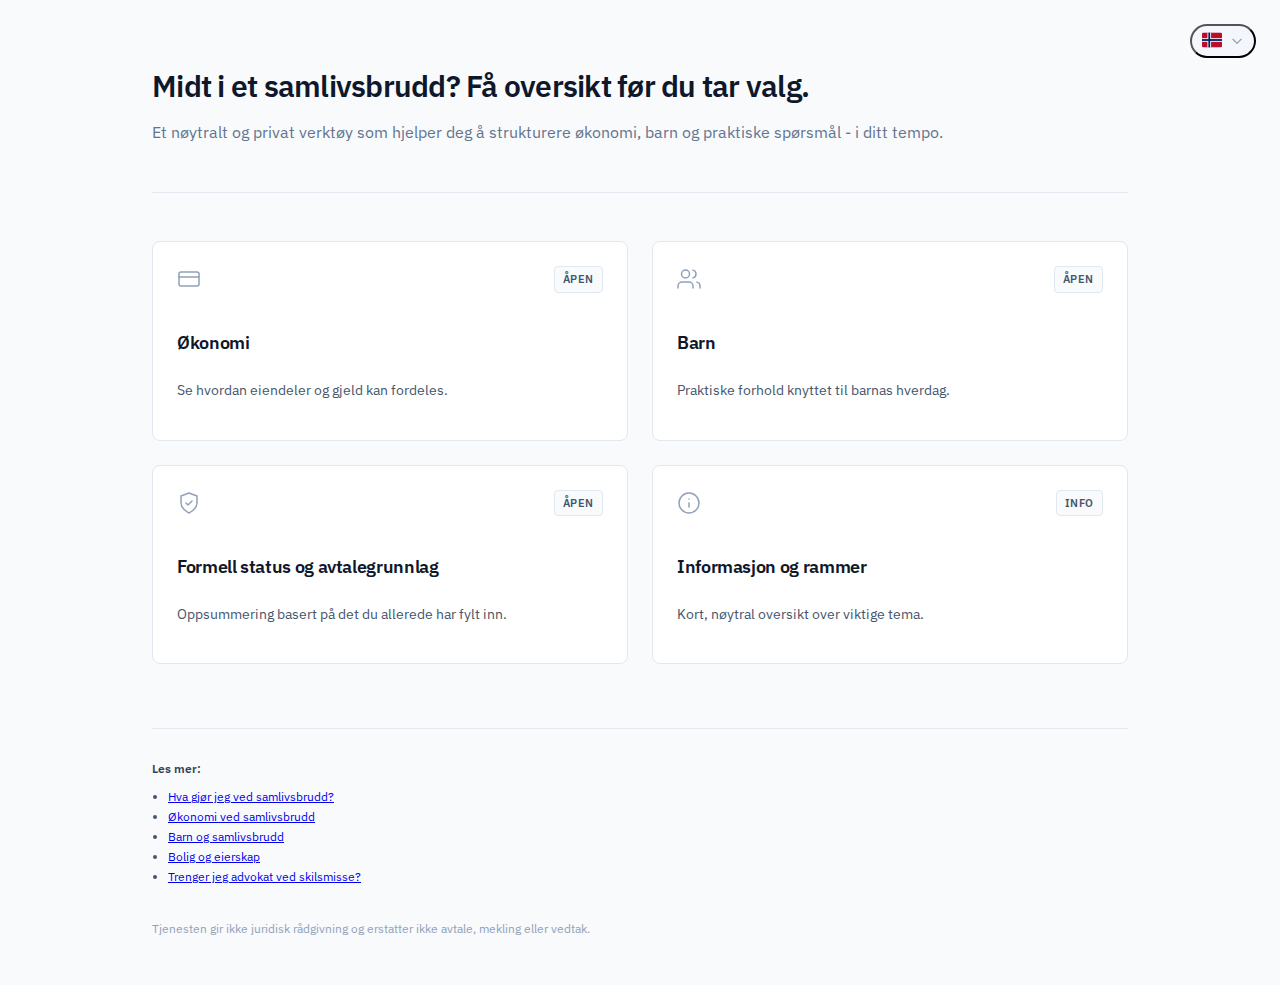
<file: index.html>
<!doctype html>
<html lang="en">
  <head>
    <meta charset="UTF-8" />
    <link rel="icon" type="image/png" href="/favicon.svg" />
    <meta name="viewport" content="width=device-width, initial-scale=1.0" />
    <title>Samlivsbrudd - struktur i en uoversiktlig situasjon</title>
    <script type="module" crossorigin src="/assets/index-5ZNPr5rM.js"></script>
    <link rel="modulepreload" crossorigin href="/assets/vendor-IU0aYCYL.js">
    <link rel="modulepreload" crossorigin href="/assets/router-B6624yuG.js">
    <link rel="stylesheet" crossorigin href="/assets/index-C7lkG1-b.css">
  </head>
  <body>
    <div id="root"></div>
  </body>
</html>
</file>
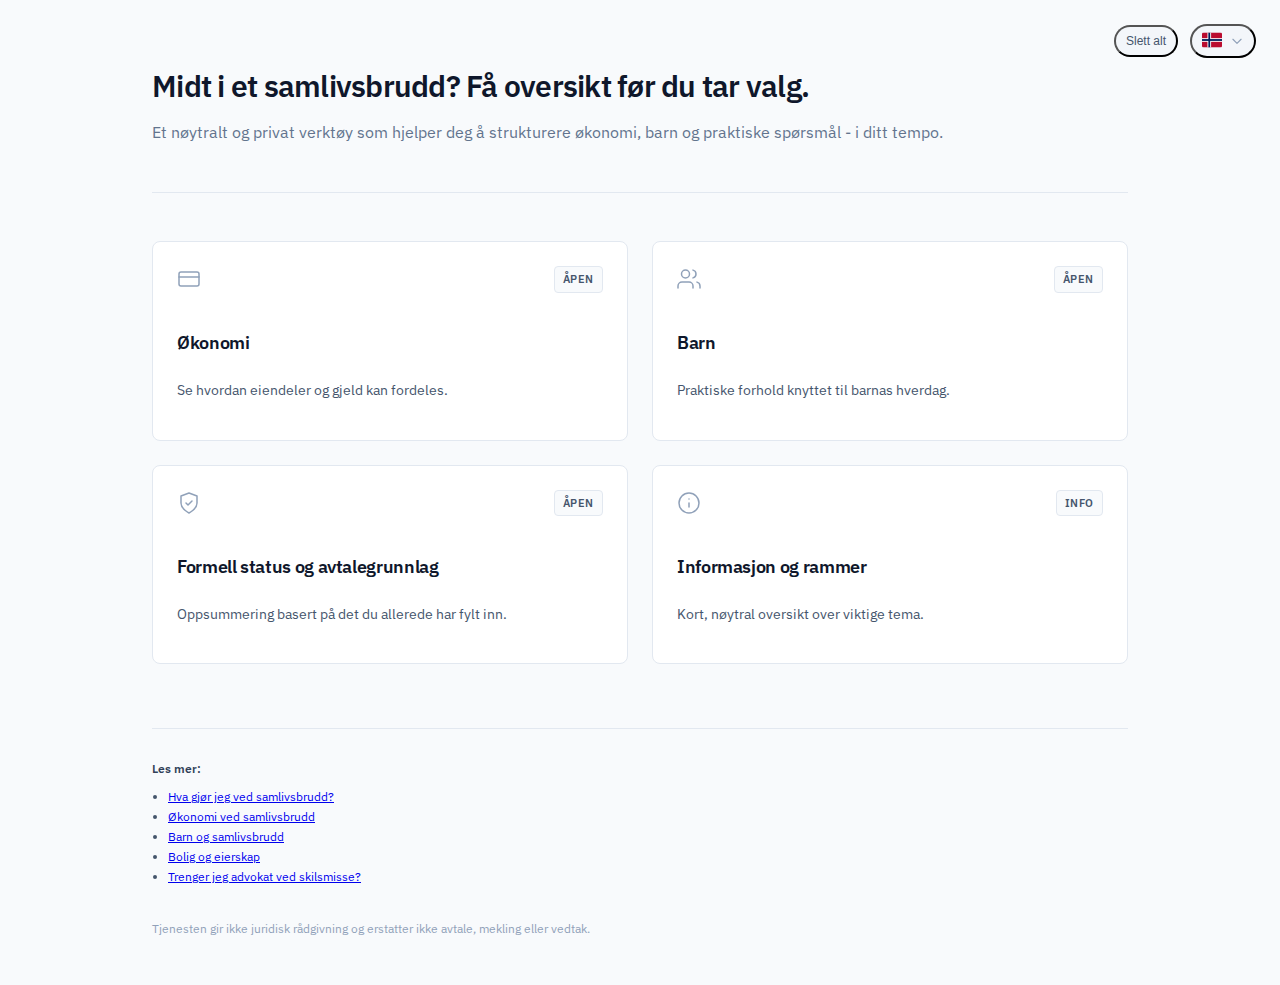
<file: samlivsbrudd/index.html>
<!doctype html>
<html lang="nb">
<head>
  <meta charset="UTF-8" />
  <link rel="icon" type="image/svg+xml" href="/samlivsbrudd/favicon.svg" />
  <link rel="manifest" href="/samlivsbrudd/manifest.webmanifest" />
  <meta name="viewport" content="width=device-width, initial-scale=1.0" />
  <title>Samlivsbrudd - struktur i en uoversiktlig situasjon</title>
  <script type="module" crossorigin src="/samlivsbrudd/assets/index-CUi8VATO.js"></script>
  <link rel="modulepreload" crossorigin href="/samlivsbrudd/assets/vendor-IU0aYCYL.js">
  <link rel="modulepreload" crossorigin href="/samlivsbrudd/assets/router-B6624yuG.js">
  <link rel="stylesheet" crossorigin href="/samlivsbrudd/assets/index-C7lkG1-b.css">
</head>
<body>
<div id="root"></div>
</body>
</html>
</file>
<file: assets/index-C7lkG1-b.css>
@import"https://fonts.googleapis.com/css2?family=Fraunces:wght@500;600;700&family=IBM+Plex+Sans:wght@400;500;600&display=swap";@layer properties{@supports ((-webkit-hyphens:none) and (not (margin-trim:inline))) or ((-moz-orient:inline) and (not (color:rgb(from red r g b)))){*,:before,:after,::backdrop{--tw-translate-x:0;--tw-translate-y:0;--tw-translate-z:0;--tw-rotate-x:initial;--tw-rotate-y:initial;--tw-rotate-z:initial;--tw-skew-x:initial;--tw-skew-y:initial;--tw-space-y-reverse:0;--tw-border-style:solid;--tw-leading:initial;--tw-font-weight:initial;--tw-tracking:initial;--tw-shadow:0 0 #0000;--tw-shadow-color:initial;--tw-shadow-alpha:100%;--tw-inset-shadow:0 0 #0000;--tw-inset-shadow-color:initial;--tw-inset-shadow-alpha:100%;--tw-ring-color:initial;--tw-ring-shadow:0 0 #0000;--tw-inset-ring-color:initial;--tw-inset-ring-shadow:0 0 #0000;--tw-ring-inset:initial;--tw-ring-offset-width:0px;--tw-ring-offset-color:#fff;--tw-ring-offset-shadow:0 0 #0000;--tw-duration:initial;--tw-outline-style:solid;--tw-ease:initial}}}.pointer-events-none{pointer-events:none}.absolute{position:absolute}.fixed{position:fixed}.relative{position:relative}.inset-0{inset:calc(var(--spacing,.25rem)*0)}.top-1\/2{top:50%}.top-6{top:calc(var(--spacing,.25rem)*6)}.top-full{top:100%}.right-0{right:calc(var(--spacing,.25rem)*0)}.right-3{right:calc(var(--spacing,.25rem)*3)}.right-6{right:calc(var(--spacing,.25rem)*6)}.bottom-6{bottom:calc(var(--spacing,.25rem)*6)}.z-10{z-index:10}.z-50{z-index:50}.mx-auto{margin-inline:auto}.mt-1{margin-top:calc(var(--spacing,.25rem)*1)}.mt-2{margin-top:calc(var(--spacing,.25rem)*2)}.mt-4{margin-top:calc(var(--spacing,.25rem)*4)}.mt-6{margin-top:calc(var(--spacing,.25rem)*6)}.mt-8{margin-top:calc(var(--spacing,.25rem)*8)}.mt-16{margin-top:calc(var(--spacing,.25rem)*16)}.mr-auto{margin-right:auto}.mb-2{margin-bottom:calc(var(--spacing,.25rem)*2)}.mb-4{margin-bottom:calc(var(--spacing,.25rem)*4)}.mb-12{margin-bottom:calc(var(--spacing,.25rem)*12)}.ml-4{margin-left:calc(var(--spacing,.25rem)*4)}.block{display:block}.contents{display:contents}.flex{display:flex}.grid{display:grid}.inline-flex{display:inline-flex}.h-3\.5{height:calc(var(--spacing,.25rem)*3.5)}.h-4{height:calc(var(--spacing,.25rem)*4)}.h-6{height:calc(var(--spacing,.25rem)*6)}.h-7{height:calc(var(--spacing,.25rem)*7)}.h-full{height:100%}.min-h-\[40px\]{min-height:40px}.min-h-screen{min-height:100vh}.w-3\.5{width:calc(var(--spacing,.25rem)*3.5)}.w-4{width:calc(var(--spacing,.25rem)*4)}.w-5{width:calc(var(--spacing,.25rem)*5)}.w-6{width:calc(var(--spacing,.25rem)*6)}.w-7{width:calc(var(--spacing,.25rem)*7)}.w-36{width:calc(var(--spacing,.25rem)*36)}.w-full{width:100%}.max-w-2xl{max-width:var(--container-2xl,42rem)}.max-w-5xl{max-width:var(--container-5xl,64rem)}.max-w-\[960px\]{max-width:960px}.max-w-md{max-width:var(--container-md,28rem)}.flex-grow{flex-grow:1}.origin-top-right{transform-origin:100% 0}.-translate-y-1\/2{--tw-translate-y: -50% ;translate:var(--tw-translate-x)var(--tw-translate-y)}.rotate-180{rotate:180deg}.transform{transform:var(--tw-rotate-x,)var(--tw-rotate-y,)var(--tw-rotate-z,)var(--tw-skew-x,)var(--tw-skew-y,)}.cursor-pointer{cursor:pointer}.list-outside{list-style-position:outside}.list-disc{list-style-type:disc}.grid-cols-1{grid-template-columns:repeat(1,minmax(0,1fr))}.flex-col{flex-direction:column}.flex-wrap{flex-wrap:wrap}.items-center{align-items:center}.items-start{align-items:flex-start}.justify-between{justify-content:space-between}.justify-center{justify-content:center}.justify-end{justify-content:flex-end}.justify-start{justify-content:flex-start}.gap-2{gap:calc(var(--spacing,.25rem)*2)}.gap-3{gap:calc(var(--spacing,.25rem)*3)}.gap-4{gap:calc(var(--spacing,.25rem)*4)}.gap-6{gap:calc(var(--spacing,.25rem)*6)}.gap-8{gap:calc(var(--spacing,.25rem)*8)}:where(.space-y-1>:not(:last-child)){--tw-space-y-reverse:0;margin-block-start:calc(calc(var(--spacing,.25rem)*1)*var(--tw-space-y-reverse));margin-block-end:calc(calc(var(--spacing,.25rem)*1)*calc(1 - var(--tw-space-y-reverse)))}:where(.space-y-2>:not(:last-child)){--tw-space-y-reverse:0;margin-block-start:calc(calc(var(--spacing,.25rem)*2)*var(--tw-space-y-reverse));margin-block-end:calc(calc(var(--spacing,.25rem)*2)*calc(1 - var(--tw-space-y-reverse)))}:where(.space-y-3>:not(:last-child)){--tw-space-y-reverse:0;margin-block-start:calc(calc(var(--spacing,.25rem)*3)*var(--tw-space-y-reverse));margin-block-end:calc(calc(var(--spacing,.25rem)*3)*calc(1 - var(--tw-space-y-reverse)))}:where(.space-y-4>:not(:last-child)){--tw-space-y-reverse:0;margin-block-start:calc(calc(var(--spacing,.25rem)*4)*var(--tw-space-y-reverse));margin-block-end:calc(calc(var(--spacing,.25rem)*4)*calc(1 - var(--tw-space-y-reverse)))}:where(.space-y-6>:not(:last-child)){--tw-space-y-reverse:0;margin-block-start:calc(calc(var(--spacing,.25rem)*6)*var(--tw-space-y-reverse));margin-block-end:calc(calc(var(--spacing,.25rem)*6)*calc(1 - var(--tw-space-y-reverse)))}:where(.space-y-8>:not(:last-child)){--tw-space-y-reverse:0;margin-block-start:calc(calc(var(--spacing,.25rem)*8)*var(--tw-space-y-reverse));margin-block-end:calc(calc(var(--spacing,.25rem)*8)*calc(1 - var(--tw-space-y-reverse)))}:where(.space-y-10>:not(:last-child)){--tw-space-y-reverse:0;margin-block-start:calc(calc(var(--spacing,.25rem)*10)*var(--tw-space-y-reverse));margin-block-end:calc(calc(var(--spacing,.25rem)*10)*calc(1 - var(--tw-space-y-reverse)))}.overflow-y-auto{overflow-y:auto}.rounded{border-radius:.25rem}.rounded-\[2px\]{border-radius:2px}.rounded-full{border-radius:3.40282e38px}.rounded-lg{border-radius:var(--radius-lg)}.rounded-md{border-radius:var(--radius-md)}.border{border-style:var(--tw-border-style);border-width:1px}.border-t{border-top-style:var(--tw-border-style);border-top-width:1px}.border-b{border-bottom-style:var(--tw-border-style);border-bottom-width:1px}.border-blue-200{border-color:var(--color-blue-200,oklch(88.2% .059 254.128))}.border-blue-500{border-color:var(--color-blue-500,oklch(62.3% .214 259.815))}.border-border{border-color:var(--color-border)}.border-emerald-200{border-color:var(--color-emerald-200,oklch(90.5% .093 164.15))}.border-slate-100{border-color:var(--color-slate-100,oklch(96.8% .007 247.896))}.border-slate-200{border-color:var(--color-slate-200,oklch(92.9% .013 255.508))}.border-slate-300{border-color:var(--color-slate-300,oklch(86.9% .022 252.894))}.bg-black\/40{background-color:#0006}@supports (color:color-mix(in lab,red,red)){.bg-black\/40{background-color:color-mix(in oklab,var(--color-black,#000)40%,transparent)}}.bg-blue-50{background-color:var(--color-blue-50,oklch(97% .014 254.604))}.bg-blue-500{background-color:var(--color-blue-500,oklch(62.3% .214 259.815))}.bg-emerald-50{background-color:var(--color-emerald-50,oklch(97.9% .021 166.113))}.bg-slate-50{background-color:var(--color-slate-50,oklch(98.4% .003 247.858))}.bg-slate-100\/80{background-color:#f1f5f9cc}@supports (color:color-mix(in lab,red,red)){.bg-slate-100\/80{background-color:color-mix(in oklab,var(--color-slate-100,oklch(96.8% .007 247.896))80%,transparent)}}.bg-slate-900{background-color:var(--color-slate-900,oklch(20.8% .042 265.755))}.bg-surface{background-color:var(--color-surface)}.bg-surfaceStrong{background-color:var(--color-surface-strong)}.bg-white{background-color:var(--color-white,#fff)}.p-4{padding:calc(var(--spacing,.25rem)*4)}.p-5{padding:calc(var(--spacing,.25rem)*5)}.p-6{padding:calc(var(--spacing,.25rem)*6)}.px-2{padding-inline:calc(var(--spacing,.25rem)*2)}.px-2\.5{padding-inline:calc(var(--spacing,.25rem)*2.5)}.px-3{padding-inline:calc(var(--spacing,.25rem)*3)}.px-3\.5{padding-inline:calc(var(--spacing,.25rem)*3.5)}.px-4{padding-inline:calc(var(--spacing,.25rem)*4)}.px-5{padding-inline:calc(var(--spacing,.25rem)*5)}.px-6{padding-inline:calc(var(--spacing,.25rem)*6)}.py-1{padding-block:calc(var(--spacing,.25rem)*1)}.py-1\.5{padding-block:calc(var(--spacing,.25rem)*1.5)}.py-2{padding-block:calc(var(--spacing,.25rem)*2)}.py-3{padding-block:calc(var(--spacing,.25rem)*3)}.py-12{padding-block:calc(var(--spacing,.25rem)*12)}.pt-4{padding-top:calc(var(--spacing,.25rem)*4)}.pt-6{padding-top:calc(var(--spacing,.25rem)*6)}.pt-8{padding-top:calc(var(--spacing,.25rem)*8)}.pt-10{padding-top:calc(var(--spacing,.25rem)*10)}.pr-10{padding-right:calc(var(--spacing,.25rem)*10)}.pr-12{padding-right:calc(var(--spacing,.25rem)*12)}.pr-14{padding-right:calc(var(--spacing,.25rem)*14)}.pb-8{padding-bottom:calc(var(--spacing,.25rem)*8)}.pb-14{padding-bottom:calc(var(--spacing,.25rem)*14)}.pl-4{padding-left:calc(var(--spacing,.25rem)*4)}.pl-5{padding-left:calc(var(--spacing,.25rem)*5)}.text-center{text-align:center}.text-left{text-align:left}.text-right{text-align:right}.font-serif{font-family:var(--font-serif)}.text-2xl{font-size:var(--text-2xl,1.5rem);line-height:var(--tw-leading,var(--text-2xl--line-height,calc(2/1.5)))}.text-3xl{font-size:var(--text-3xl,1.875rem);line-height:var(--tw-leading,var(--text-3xl--line-height, 1.2 ))}.text-base{font-size:var(--text-base,1rem);line-height:var(--tw-leading,var(--text-base--line-height, 1.5 ))}.text-lg{font-size:var(--text-lg,1.125rem);line-height:var(--tw-leading,var(--text-lg--line-height,calc(1.75/1.125)))}.text-sm{font-size:var(--text-sm,.875rem);line-height:var(--tw-leading,var(--text-sm--line-height,calc(1.25/.875)))}.text-xl{font-size:var(--text-xl,1.25rem);line-height:var(--tw-leading,var(--text-xl--line-height,calc(1.75/1.25)))}.text-xs{font-size:var(--text-xs,.75rem);line-height:var(--tw-leading,var(--text-xs--line-height,calc(1/.75)))}.text-\[11px\]{font-size:11px}.leading-none{--tw-leading:1;line-height:1}.leading-relaxed{--tw-leading:var(--leading-relaxed,1.625);line-height:var(--leading-relaxed,1.625)}.font-medium{--tw-font-weight:var(--font-weight-medium,500);font-weight:var(--font-weight-medium,500)}.font-semibold{--tw-font-weight:var(--font-weight-semibold,600);font-weight:var(--font-weight-semibold,600)}.tracking-tight{--tw-tracking:var(--tracking-tight,-.025em);letter-spacing:var(--tracking-tight,-.025em)}.tracking-wide{--tw-tracking:var(--tracking-wide,.025em);letter-spacing:var(--tracking-wide,.025em)}.tracking-wider{--tw-tracking:var(--tracking-wider,.05em);letter-spacing:var(--tracking-wider,.05em)}.whitespace-pre-line{white-space:pre-line}.text-blue-600{color:var(--color-blue-600,oklch(54.6% .245 262.881))}.text-blue-700{color:var(--color-blue-700,oklch(48.8% .243 264.376))}.text-blue-800{color:var(--color-blue-800,oklch(42.4% .199 265.638))}.text-emerald-600{color:var(--color-emerald-600,oklch(59.6% .145 163.225))}.text-emerald-700{color:var(--color-emerald-700,oklch(50.8% .118 165.612))}.text-ink{color:var(--color-ink)}.text-muted{color:var(--color-muted)}.text-mutedStrong{color:var(--color-muted-strong)}.text-red-600{color:var(--color-red-600,oklch(57.7% .245 27.325))}.text-rose-600{color:var(--color-rose-600,oklch(58.6% .253 17.585))}.text-slate-400{color:var(--color-slate-400,oklch(70.4% .04 256.788))}.text-slate-500{color:var(--color-slate-500,oklch(55.4% .046 257.417))}.text-slate-600{color:var(--color-slate-600,oklch(44.6% .043 257.281))}.text-slate-700{color:var(--color-slate-700,oklch(37.2% .044 257.287))}.text-slate-800{color:var(--color-slate-800,oklch(27.9% .041 260.031))}.text-slate-900{color:var(--color-slate-900,oklch(20.8% .042 265.755))}.text-white{color:var(--color-white,#fff)}.uppercase{text-transform:uppercase}.opacity-0{opacity:0}.opacity-50{opacity:.5}.shadow-lg{--tw-shadow:0 10px 15px -3px var(--tw-shadow-color,#0000001a),0 4px 6px -4px var(--tw-shadow-color,#0000001a);box-shadow:var(--tw-inset-shadow),var(--tw-inset-ring-shadow),var(--tw-ring-offset-shadow),var(--tw-ring-shadow),var(--tw-shadow)}.shadow-sm{--tw-shadow:0 1px 3px 0 var(--tw-shadow-color,#0000001a),0 1px 2px -1px var(--tw-shadow-color,#0000001a);box-shadow:var(--tw-inset-shadow),var(--tw-inset-ring-shadow),var(--tw-ring-offset-shadow),var(--tw-ring-shadow),var(--tw-shadow)}.shadow-soft{--tw-shadow:var(--shadow-soft);box-shadow:var(--tw-inset-shadow),var(--tw-inset-ring-shadow),var(--tw-ring-offset-shadow),var(--tw-ring-shadow),var(--tw-shadow)}.shadow-xl{--tw-shadow:0 20px 25px -5px var(--tw-shadow-color,#0000001a),0 8px 10px -6px var(--tw-shadow-color,#0000001a);box-shadow:var(--tw-inset-shadow),var(--tw-inset-ring-shadow),var(--tw-ring-offset-shadow),var(--tw-ring-shadow),var(--tw-shadow)}.transition{transition-property:color,background-color,border-color,outline-color,text-decoration-color,fill,stroke,--tw-gradient-from,--tw-gradient-via,--tw-gradient-to,opacity,box-shadow,transform,translate,scale,rotate,filter,backdrop-filter,display,content-visibility,overlay,pointer-events;transition-timing-function:var(--tw-ease,var(--default-transition-timing-function,cubic-bezier(.4,0,.2,1)));transition-duration:var(--tw-duration,var(--default-transition-duration,.15s))}.transition-all{transition-property:all;transition-timing-function:var(--tw-ease,var(--default-transition-timing-function,cubic-bezier(.4,0,.2,1)));transition-duration:var(--tw-duration,var(--default-transition-duration,.15s))}.transition-colors{transition-property:color,background-color,border-color,outline-color,text-decoration-color,fill,stroke,--tw-gradient-from,--tw-gradient-via,--tw-gradient-to;transition-timing-function:var(--tw-ease,var(--default-transition-timing-function,cubic-bezier(.4,0,.2,1)));transition-duration:var(--tw-duration,var(--default-transition-duration,.15s))}.transition-opacity{transition-property:opacity;transition-timing-function:var(--tw-ease,var(--default-transition-timing-function,cubic-bezier(.4,0,.2,1)));transition-duration:var(--tw-duration,var(--default-transition-duration,.15s))}.transition-transform{transition-property:transform,translate,scale,rotate;transition-timing-function:var(--tw-ease,var(--default-transition-timing-function,cubic-bezier(.4,0,.2,1)));transition-duration:var(--tw-duration,var(--default-transition-duration,.15s))}.duration-200{--tw-duration:.2s;transition-duration:.2s}@media(hover:hover){.group-hover\:text-blue-600:is(:where(.group):hover *){color:var(--color-blue-600,oklch(54.6% .245 262.881))}.group-hover\:text-blue-700:is(:where(.group):hover *){color:var(--color-blue-700,oklch(48.8% .243 264.376))}.group-hover\:opacity-100:is(:where(.group):hover *){opacity:1}}.placeholder\:text-slate-400::-moz-placeholder{color:var(--color-slate-400,oklch(70.4% .04 256.788))}.placeholder\:text-slate-400::placeholder{color:var(--color-slate-400,oklch(70.4% .04 256.788))}@media(hover:hover){.hover\:border-blue-500:hover{border-color:var(--color-blue-500,oklch(62.3% .214 259.815))}.hover\:border-slate-300:hover{border-color:var(--color-slate-300,oklch(86.9% .022 252.894))}.hover\:bg-slate-50:hover{background-color:var(--color-slate-50,oklch(98.4% .003 247.858))}.hover\:bg-slate-100:hover{background-color:var(--color-slate-100,oklch(96.8% .007 247.896))}.hover\:bg-slate-800:hover{background-color:var(--color-slate-800,oklch(27.9% .041 260.031))}.hover\:bg-surface:hover{background-color:var(--color-surface)}.hover\:text-blue-800:hover{color:var(--color-blue-800,oklch(42.4% .199 265.638))}.hover\:text-blue-900:hover{color:var(--color-blue-900,oklch(37.9% .146 265.522))}.hover\:text-red-600:hover{color:var(--color-red-600,oklch(57.7% .245 27.325))}.hover\:text-red-800:hover{color:var(--color-red-800,oklch(44.4% .177 26.899))}.hover\:text-slate-800:hover{color:var(--color-slate-800,oklch(27.9% .041 260.031))}.hover\:text-slate-900:hover{color:var(--color-slate-900,oklch(20.8% .042 265.755))}.hover\:underline:hover{text-decoration-line:underline}.hover\:shadow-md:hover{--tw-shadow:0 4px 6px -1px var(--tw-shadow-color,#0000001a),0 2px 4px -2px var(--tw-shadow-color,#0000001a);box-shadow:var(--tw-inset-shadow),var(--tw-inset-ring-shadow),var(--tw-ring-offset-shadow),var(--tw-ring-shadow),var(--tw-shadow)}}.focus\:border-blue-500:focus{border-color:var(--color-blue-500,oklch(62.3% .214 259.815))}.focus\:ring-1:focus{--tw-ring-shadow:var(--tw-ring-inset,)0 0 0 calc(1px + var(--tw-ring-offset-width))var(--tw-ring-color,currentcolor);box-shadow:var(--tw-inset-shadow),var(--tw-inset-ring-shadow),var(--tw-ring-offset-shadow),var(--tw-ring-shadow),var(--tw-shadow)}.focus\:ring-2:focus{--tw-ring-shadow:var(--tw-ring-inset,)0 0 0 calc(2px + var(--tw-ring-offset-width))var(--tw-ring-color,currentcolor);box-shadow:var(--tw-inset-shadow),var(--tw-inset-ring-shadow),var(--tw-ring-offset-shadow),var(--tw-ring-shadow),var(--tw-shadow)}.focus\:ring-blue-500:focus{--tw-ring-color:var(--color-blue-500,oklch(62.3% .214 259.815))}.focus\:ring-slate-300:focus{--tw-ring-color:var(--color-slate-300,oklch(86.9% .022 252.894))}.focus\:ring-slate-900:focus{--tw-ring-color:var(--color-slate-900,oklch(20.8% .042 265.755))}.focus\:ring-offset-2:focus{--tw-ring-offset-width:2px;--tw-ring-offset-shadow:var(--tw-ring-inset,)0 0 0 var(--tw-ring-offset-width)var(--tw-ring-offset-color)}.focus\:ring-offset-slate-50:focus{--tw-ring-offset-color:var(--color-slate-50,oklch(98.4% .003 247.858))}.focus\:outline-none:focus{--tw-outline-style:none;outline-style:none}.disabled\:pointer-events-none:disabled{pointer-events:none}.disabled\:opacity-50:disabled{opacity:.5}@media(min-width:720px){.min-\[720px\]\:col-span-2{grid-column:span 2/span 2}.min-\[720px\]\:grid-cols-2{grid-template-columns:repeat(2,minmax(0,1fr))}.min-\[720px\]\:grid-cols-3{grid-template-columns:repeat(3,minmax(0,1fr))}.min-\[720px\]\:justify-end{justify-content:flex-end}}@media(min-width:40rem){.sm\:w-auto{width:auto}.sm\:grid-cols-2{grid-template-columns:repeat(2,minmax(0,1fr))}.sm\:p-6{padding:calc(var(--spacing,.25rem)*6)}.sm\:px-6{padding-inline:calc(var(--spacing,.25rem)*6)}.sm\:px-8{padding-inline:calc(var(--spacing,.25rem)*8)}.sm\:text-4xl{font-size:var(--text-4xl,2.25rem);line-height:var(--tw-leading,var(--text-4xl--line-height,calc(2.5/2.25)))}.sm\:text-lg{font-size:var(--text-lg,1.125rem);line-height:var(--tw-leading,var(--text-lg--line-height,calc(1.75/1.125)))}}@media(min-width:48rem){.md\:col-span-2{grid-column:span 2/span 2}.md\:grid-cols-2{grid-template-columns:repeat(2,minmax(0,1fr))}.md\:grid-cols-\[1fr_auto\]{grid-template-columns:1fr auto}.md\:pt-14{padding-top:calc(var(--spacing,.25rem)*14)}.md\:pb-20{padding-bottom:calc(var(--spacing,.25rem)*20)}}@layer base{:root{--color-bg:#f8fafc;--color-surface:#fff;--color-surface-strong:#f1f5f9;--color-ink:#0f172a;--color-muted:#64748b;--color-muted-strong:#475569;--color-primary:#0f766e;--color-secondary:#1e293b;--color-accent:#2563eb;--color-border:#e2e8f0;--color-done:#16a34a;--color-progress:#0284c7;--color-open:#f59e0b;--color-info:#2563eb;--shadow-soft:0 1px 3px 0 #0000001a,0 1px 2px -1px #0000001a;--shadow-card:0 4px 6px -1px #0000001a,0 2px 4px -2px #0000001a;--radius-sm:4px;--radius-md:6px;--radius-lg:8px;--radius-xl:12px;--space-1:.25rem;--space-2:.5rem;--space-3:.75rem;--space-4:1rem;--space-5:1.5rem;--space-6:2rem;--space-7:3rem;--font-sans:"IBM Plex Sans","Segoe UI",system-ui,-apple-system,sans-serif;--font-serif:"Fraunces","Iowan Old Style","Georgia",serif}*,:before,:after{box-sizing:border-box}body{min-height:100vh;font-family:var(--font-sans);color:var(--color-slate-900,oklch(20.8% .042 265.755));text-rendering:optimizeLegibility;background-color:var(--color-slate-50,oklch(98.4% .003 247.858));-webkit-font-smoothing:antialiased;-moz-osx-font-smoothing:grayscale;margin:0;font-weight:400;line-height:1.5}#root{min-height:100vh}h1,h2,h3{font-family:var(--font-sans);color:var(--color-ink);letter-spacing:-.02em;font-weight:600}input[type=number]{-moz-appearance:textfield}input[type=number]::-webkit-outer-spin-button{-webkit-appearance:none;margin:0}input[type=number]::-webkit-inner-spin-button{-webkit-appearance:none;margin:0}}@layer components{.app-shell{background-color:var(--color-slate-50,oklch(98.4% .003 247.858));min-height:100vh}.page-enter{animation:.3s ease-out both pageEnter}.module-card{border-radius:var(--radius-md);border-style:var(--tw-border-style);border-width:1px;border-color:var(--color-slate-200,oklch(92.9% .013 255.508));background-color:var(--color-white,#fff);--tw-shadow:0 1px 3px 0 var(--tw-shadow-color,#0000001a),0 1px 2px -1px var(--tw-shadow-color,#0000001a);height:100%;box-shadow:var(--tw-inset-shadow),var(--tw-inset-ring-shadow),var(--tw-ring-offset-shadow),var(--tw-ring-shadow),var(--tw-shadow);flex-direction:column;display:flex;position:relative}.module-button{border-radius:var(--radius-md);width:100%;min-height:48px;padding-inline:calc(var(--spacing,.25rem)*6);padding-block:calc(var(--spacing,.25rem)*5);text-align:left;color:var(--color-slate-900,oklch(20.8% .042 265.755));transition-property:color,background-color,border-color,outline-color,text-decoration-color,fill,stroke,--tw-gradient-from,--tw-gradient-via,--tw-gradient-to,opacity,box-shadow,transform,translate,scale,rotate,filter,backdrop-filter,display,content-visibility,overlay,pointer-events;transition-timing-function:var(--tw-ease,var(--default-transition-timing-function,cubic-bezier(.4,0,.2,1)));transition-duration:var(--tw-duration,var(--default-transition-duration,.15s));flex-direction:column;flex:1;display:flex}@media(hover:hover){.module-button:hover{background-color:var(--color-slate-50,oklch(98.4% .003 247.858))}}.module-button:focus-visible{outline-width:1px;outline-style:var(--tw-outline-style);outline-width:2px;outline-color:var(--color-blue-600,oklch(54.6% .245 262.881))}.module-header{justify-content:space-between;align-items:center;gap:calc(var(--spacing,.25rem)*3);display:flex}.module-title{font-size:var(--text-base,1rem);line-height:var(--tw-leading,var(--text-base--line-height, 1.5 ));--tw-font-weight:var(--font-weight-semibold,600);font-weight:var(--font-weight-semibold,600);color:var(--color-slate-900,oklch(20.8% .042 265.755))}.module-description{margin-top:calc(var(--spacing,.25rem)*2);font-size:var(--text-sm,.875rem);line-height:var(--tw-leading,var(--text-sm--line-height,calc(1.25/.875)));color:var(--color-slate-500,oklch(55.4% .046 257.417))}.module-reset{top:calc(var(--spacing,.25rem)*4);right:calc(var(--spacing,.25rem)*4);border-style:var(--tw-border-style);border-width:1px;border-color:var(--color-slate-200,oklch(92.9% .013 255.508));background-color:var(--color-white,#fff);padding-inline:calc(var(--spacing,.25rem)*3);padding-block:calc(var(--spacing,.25rem)*1);font-size:var(--text-xs,.75rem);line-height:var(--tw-leading,var(--text-xs--line-height,calc(1/.75)));color:var(--color-slate-500,oklch(55.4% .046 257.417));transition-property:color,background-color,border-color,outline-color,text-decoration-color,fill,stroke,--tw-gradient-from,--tw-gradient-via,--tw-gradient-to,opacity,box-shadow,transform,translate,scale,rotate,filter,backdrop-filter,display,content-visibility,overlay,pointer-events;transition-timing-function:var(--tw-ease,var(--default-transition-timing-function,cubic-bezier(.4,0,.2,1)));transition-duration:var(--tw-duration,var(--default-transition-duration,.15s));border-radius:.25rem;position:absolute}@media(hover:hover){.module-reset:hover{border-color:var(--color-slate-300,oklch(86.9% .022 252.894));color:var(--color-slate-900,oklch(20.8% .042 265.755))}}.module-reset:focus-visible{outline-width:1px;outline-style:var(--tw-outline-style);outline-width:2px;outline-color:var(--color-blue-600,oklch(54.6% .245 262.881))}.status-dot{height:calc(var(--spacing,.25rem)*2.5);width:calc(var(--spacing,.25rem)*2.5);border-radius:3.40282e38px;display:inline-block}.status-open{background-color:var(--color-amber-500,oklch(76.9% .188 70.08))}.status-inProgress{background-color:var(--color-blue-500,oklch(62.3% .214 259.815))}.status-done{background-color:var(--color-emerald-600,oklch(59.6% .145 163.225))}.status-info{background-color:var(--color-blue-600,oklch(54.6% .245 262.881))}.module-card-muted{border-radius:var(--radius-md);border-style:var(--tw-border-style);--tw-border-style:dashed;border-style:dashed;border-width:1px;border-color:var(--color-slate-300,oklch(86.9% .022 252.894));background-color:var(--color-slate-50,oklch(98.4% .003 247.858));padding:calc(var(--spacing,.25rem)*4);font-size:var(--text-sm,.875rem);line-height:var(--tw-leading,var(--text-sm--line-height,calc(1.25/.875)));color:var(--color-slate-500,oklch(55.4% .046 257.417));--tw-shadow:0 0 #0000;box-shadow:var(--tw-inset-shadow),var(--tw-inset-ring-shadow),var(--tw-ring-offset-shadow),var(--tw-ring-shadow),var(--tw-shadow)}.module-card-action{border-radius:var(--radius-lg);border-style:var(--tw-border-style);border-width:1px;border-color:var(--color-slate-200,oklch(92.9% .013 255.508));background-color:var(--color-white,#fff);--tw-shadow:0 1px 3px 0 var(--tw-shadow-color,#0000001a),0 1px 2px -1px var(--tw-shadow-color,#0000001a);box-shadow:var(--tw-inset-shadow),var(--tw-inset-ring-shadow),var(--tw-ring-offset-shadow),var(--tw-ring-shadow),var(--tw-shadow);transition-property:all;transition-timing-function:var(--tw-ease,var(--default-transition-timing-function,cubic-bezier(.4,0,.2,1)));transition-duration:var(--tw-duration,var(--default-transition-duration,.15s));--tw-duration:.2s;--tw-ease:var(--ease-in-out,cubic-bezier(.4,0,.2,1));transition-duration:.2s;transition-timing-function:var(--ease-in-out,cubic-bezier(.4,0,.2,1))}@media(hover:hover){.module-card-action:hover{border-color:var(--color-blue-400,oklch(70.7% .165 254.624));--tw-shadow:0 4px 6px -1px var(--tw-shadow-color,#0000001a),0 2px 4px -2px var(--tw-shadow-color,#0000001a);box-shadow:var(--tw-inset-shadow),var(--tw-inset-ring-shadow),var(--tw-ring-offset-shadow),var(--tw-ring-shadow),var(--tw-shadow)}}.module-card-action:focus-visible{outline-width:1px;outline-style:var(--tw-outline-style);outline-width:2px;outline-color:var(--color-blue-600,oklch(54.6% .245 262.881))}.glass-card{border-radius:var(--radius-lg);border-style:var(--tw-border-style);border-width:1px;border-color:var(--color-slate-200,oklch(92.9% .013 255.508));background-color:var(--color-white,#fff);--tw-shadow:0 1px 3px 0 var(--tw-shadow-color,#0000001a),0 1px 2px -1px var(--tw-shadow-color,#0000001a);box-shadow:var(--tw-inset-shadow),var(--tw-inset-ring-shadow),var(--tw-ring-offset-shadow),var(--tw-ring-shadow),var(--tw-shadow);transition-property:all;transition-timing-function:var(--tw-ease,var(--default-transition-timing-function,cubic-bezier(.4,0,.2,1)));transition-duration:var(--tw-duration,var(--default-transition-duration,.15s));--tw-duration:.2s;transition-duration:.2s}.glass-card:hover{--tw-translate-y:calc(var(--spacing,.25rem)*-.5);translate:var(--tw-translate-x)var(--tw-translate-y);border-color:var(--color-blue-400,oklch(70.7% .165 254.624));--tw-shadow:0 4px 6px -1px var(--tw-shadow-color,#0000001a),0 2px 4px -2px var(--tw-shadow-color,#0000001a);box-shadow:var(--tw-inset-shadow),var(--tw-inset-ring-shadow),var(--tw-ring-offset-shadow),var(--tw-ring-shadow),var(--tw-shadow)}.status-badge{border-style:var(--tw-border-style);border-width:1px;border-color:var(--color-slate-200,oklch(92.9% .013 255.508));background-color:var(--color-slate-100,oklch(96.8% .007 247.896));padding-inline:calc(var(--spacing,.25rem)*2.5);padding-block:calc(var(--spacing,.25rem)*1);--tw-font-weight:var(--font-weight-semibold,600);font-size:11px;font-weight:var(--font-weight-semibold,600);--tw-tracking:var(--tracking-wider,.05em);letter-spacing:var(--tracking-wider,.05em);color:var(--color-slate-600,oklch(44.6% .043 257.281));text-transform:uppercase;border-radius:.25rem}.stagger>*{animation:.4s ease-out both staggerIn}.stagger>:first-child{animation-delay:0s}.stagger>:nth-child(2){animation-delay:50ms}.stagger>:nth-child(3){animation-delay:.1s}.stagger>:nth-child(4){animation-delay:.15s}.stagger>:nth-child(5){animation-delay:.2s}.stagger>:nth-child(6){animation-delay:.25s}.select-error{border-color:var(--color-red-500,oklch(63.7% .237 25.331))}.select-error:focus{border-color:var(--color-red-500,oklch(63.7% .237 25.331));--tw-ring-color:var(--color-red-500,oklch(63.7% .237 25.331))}.select-error-blink{animation:.18s ease-in-out 3 selectBlink}}@keyframes pageEnter{0%{opacity:0;transform:translateY(8px)}to{opacity:1;transform:translateY(0)}}@keyframes staggerIn{0%{opacity:0;transform:translateY(8px)}to{opacity:1;transform:translateY(0)}}@keyframes selectBlink{0%{border-color:#ef4444;box-shadow:0 0 #ef444400}50%{border-color:#ef4444;box-shadow:0 0 0 2px #ef444473}to{border-color:#ef4444;box-shadow:0 0 #ef444400}}@property --tw-translate-x{syntax:"*";inherits:false;initial-value:0}@property --tw-translate-y{syntax:"*";inherits:false;initial-value:0}@property --tw-translate-z{syntax:"*";inherits:false;initial-value:0}@property --tw-rotate-x{syntax:"*";inherits:false}@property --tw-rotate-y{syntax:"*";inherits:false}@property --tw-rotate-z{syntax:"*";inherits:false}@property --tw-skew-x{syntax:"*";inherits:false}@property --tw-skew-y{syntax:"*";inherits:false}@property --tw-space-y-reverse{syntax:"*";inherits:false;initial-value:0}@property --tw-border-style{syntax:"*";inherits:false;initial-value:solid}@property --tw-leading{syntax:"*";inherits:false}@property --tw-font-weight{syntax:"*";inherits:false}@property --tw-tracking{syntax:"*";inherits:false}@property --tw-shadow{syntax:"*";inherits:false;initial-value:0 0 #0000}@property --tw-shadow-color{syntax:"*";inherits:false}@property --tw-shadow-alpha{syntax:"<percentage>";inherits:false;initial-value:100%}@property --tw-inset-shadow{syntax:"*";inherits:false;initial-value:0 0 #0000}@property --tw-inset-shadow-color{syntax:"*";inherits:false}@property --tw-inset-shadow-alpha{syntax:"<percentage>";inherits:false;initial-value:100%}@property --tw-ring-color{syntax:"*";inherits:false}@property --tw-ring-shadow{syntax:"*";inherits:false;initial-value:0 0 #0000}@property --tw-inset-ring-color{syntax:"*";inherits:false}@property --tw-inset-ring-shadow{syntax:"*";inherits:false;initial-value:0 0 #0000}@property --tw-ring-inset{syntax:"*";inherits:false}@property --tw-ring-offset-width{syntax:"<length>";inherits:false;initial-value:0}@property --tw-ring-offset-color{syntax:"*";inherits:false;initial-value:#fff}@property --tw-ring-offset-shadow{syntax:"*";inherits:false;initial-value:0 0 #0000}@property --tw-duration{syntax:"*";inherits:false}@property --tw-outline-style{syntax:"*";inherits:false;initial-value:solid}@property --tw-ease{syntax:"*";inherits:false}
</file>
<file: samlivsbrudd/assets/index-C7lkG1-b.css>
@import"https://fonts.googleapis.com/css2?family=Fraunces:wght@500;600;700&family=IBM+Plex+Sans:wght@400;500;600&display=swap";@layer properties{@supports ((-webkit-hyphens:none) and (not (margin-trim:inline))) or ((-moz-orient:inline) and (not (color:rgb(from red r g b)))){*,:before,:after,::backdrop{--tw-translate-x:0;--tw-translate-y:0;--tw-translate-z:0;--tw-rotate-x:initial;--tw-rotate-y:initial;--tw-rotate-z:initial;--tw-skew-x:initial;--tw-skew-y:initial;--tw-space-y-reverse:0;--tw-border-style:solid;--tw-leading:initial;--tw-font-weight:initial;--tw-tracking:initial;--tw-shadow:0 0 #0000;--tw-shadow-color:initial;--tw-shadow-alpha:100%;--tw-inset-shadow:0 0 #0000;--tw-inset-shadow-color:initial;--tw-inset-shadow-alpha:100%;--tw-ring-color:initial;--tw-ring-shadow:0 0 #0000;--tw-inset-ring-color:initial;--tw-inset-ring-shadow:0 0 #0000;--tw-ring-inset:initial;--tw-ring-offset-width:0px;--tw-ring-offset-color:#fff;--tw-ring-offset-shadow:0 0 #0000;--tw-duration:initial;--tw-outline-style:solid;--tw-ease:initial}}}.pointer-events-none{pointer-events:none}.absolute{position:absolute}.fixed{position:fixed}.relative{position:relative}.inset-0{inset:calc(var(--spacing,.25rem)*0)}.top-1\/2{top:50%}.top-6{top:calc(var(--spacing,.25rem)*6)}.top-full{top:100%}.right-0{right:calc(var(--spacing,.25rem)*0)}.right-3{right:calc(var(--spacing,.25rem)*3)}.right-6{right:calc(var(--spacing,.25rem)*6)}.bottom-6{bottom:calc(var(--spacing,.25rem)*6)}.z-10{z-index:10}.z-50{z-index:50}.mx-auto{margin-inline:auto}.mt-1{margin-top:calc(var(--spacing,.25rem)*1)}.mt-2{margin-top:calc(var(--spacing,.25rem)*2)}.mt-4{margin-top:calc(var(--spacing,.25rem)*4)}.mt-6{margin-top:calc(var(--spacing,.25rem)*6)}.mt-8{margin-top:calc(var(--spacing,.25rem)*8)}.mt-16{margin-top:calc(var(--spacing,.25rem)*16)}.mr-auto{margin-right:auto}.mb-2{margin-bottom:calc(var(--spacing,.25rem)*2)}.mb-4{margin-bottom:calc(var(--spacing,.25rem)*4)}.mb-12{margin-bottom:calc(var(--spacing,.25rem)*12)}.ml-4{margin-left:calc(var(--spacing,.25rem)*4)}.block{display:block}.contents{display:contents}.flex{display:flex}.grid{display:grid}.inline-flex{display:inline-flex}.h-3\.5{height:calc(var(--spacing,.25rem)*3.5)}.h-4{height:calc(var(--spacing,.25rem)*4)}.h-6{height:calc(var(--spacing,.25rem)*6)}.h-7{height:calc(var(--spacing,.25rem)*7)}.h-full{height:100%}.min-h-\[40px\]{min-height:40px}.min-h-screen{min-height:100vh}.w-3\.5{width:calc(var(--spacing,.25rem)*3.5)}.w-4{width:calc(var(--spacing,.25rem)*4)}.w-5{width:calc(var(--spacing,.25rem)*5)}.w-6{width:calc(var(--spacing,.25rem)*6)}.w-7{width:calc(var(--spacing,.25rem)*7)}.w-36{width:calc(var(--spacing,.25rem)*36)}.w-full{width:100%}.max-w-2xl{max-width:var(--container-2xl,42rem)}.max-w-5xl{max-width:var(--container-5xl,64rem)}.max-w-\[960px\]{max-width:960px}.max-w-md{max-width:var(--container-md,28rem)}.flex-grow{flex-grow:1}.origin-top-right{transform-origin:100% 0}.-translate-y-1\/2{--tw-translate-y: -50% ;translate:var(--tw-translate-x)var(--tw-translate-y)}.rotate-180{rotate:180deg}.transform{transform:var(--tw-rotate-x,)var(--tw-rotate-y,)var(--tw-rotate-z,)var(--tw-skew-x,)var(--tw-skew-y,)}.cursor-pointer{cursor:pointer}.list-outside{list-style-position:outside}.list-disc{list-style-type:disc}.grid-cols-1{grid-template-columns:repeat(1,minmax(0,1fr))}.flex-col{flex-direction:column}.flex-wrap{flex-wrap:wrap}.items-center{align-items:center}.items-start{align-items:flex-start}.justify-between{justify-content:space-between}.justify-center{justify-content:center}.justify-end{justify-content:flex-end}.justify-start{justify-content:flex-start}.gap-2{gap:calc(var(--spacing,.25rem)*2)}.gap-3{gap:calc(var(--spacing,.25rem)*3)}.gap-4{gap:calc(var(--spacing,.25rem)*4)}.gap-6{gap:calc(var(--spacing,.25rem)*6)}.gap-8{gap:calc(var(--spacing,.25rem)*8)}:where(.space-y-1>:not(:last-child)){--tw-space-y-reverse:0;margin-block-start:calc(calc(var(--spacing,.25rem)*1)*var(--tw-space-y-reverse));margin-block-end:calc(calc(var(--spacing,.25rem)*1)*calc(1 - var(--tw-space-y-reverse)))}:where(.space-y-2>:not(:last-child)){--tw-space-y-reverse:0;margin-block-start:calc(calc(var(--spacing,.25rem)*2)*var(--tw-space-y-reverse));margin-block-end:calc(calc(var(--spacing,.25rem)*2)*calc(1 - var(--tw-space-y-reverse)))}:where(.space-y-3>:not(:last-child)){--tw-space-y-reverse:0;margin-block-start:calc(calc(var(--spacing,.25rem)*3)*var(--tw-space-y-reverse));margin-block-end:calc(calc(var(--spacing,.25rem)*3)*calc(1 - var(--tw-space-y-reverse)))}:where(.space-y-4>:not(:last-child)){--tw-space-y-reverse:0;margin-block-start:calc(calc(var(--spacing,.25rem)*4)*var(--tw-space-y-reverse));margin-block-end:calc(calc(var(--spacing,.25rem)*4)*calc(1 - var(--tw-space-y-reverse)))}:where(.space-y-6>:not(:last-child)){--tw-space-y-reverse:0;margin-block-start:calc(calc(var(--spacing,.25rem)*6)*var(--tw-space-y-reverse));margin-block-end:calc(calc(var(--spacing,.25rem)*6)*calc(1 - var(--tw-space-y-reverse)))}:where(.space-y-8>:not(:last-child)){--tw-space-y-reverse:0;margin-block-start:calc(calc(var(--spacing,.25rem)*8)*var(--tw-space-y-reverse));margin-block-end:calc(calc(var(--spacing,.25rem)*8)*calc(1 - var(--tw-space-y-reverse)))}:where(.space-y-10>:not(:last-child)){--tw-space-y-reverse:0;margin-block-start:calc(calc(var(--spacing,.25rem)*10)*var(--tw-space-y-reverse));margin-block-end:calc(calc(var(--spacing,.25rem)*10)*calc(1 - var(--tw-space-y-reverse)))}.overflow-y-auto{overflow-y:auto}.rounded{border-radius:.25rem}.rounded-\[2px\]{border-radius:2px}.rounded-full{border-radius:3.40282e38px}.rounded-lg{border-radius:var(--radius-lg)}.rounded-md{border-radius:var(--radius-md)}.border{border-style:var(--tw-border-style);border-width:1px}.border-t{border-top-style:var(--tw-border-style);border-top-width:1px}.border-b{border-bottom-style:var(--tw-border-style);border-bottom-width:1px}.border-blue-200{border-color:var(--color-blue-200,oklch(88.2% .059 254.128))}.border-blue-500{border-color:var(--color-blue-500,oklch(62.3% .214 259.815))}.border-border{border-color:var(--color-border)}.border-emerald-200{border-color:var(--color-emerald-200,oklch(90.5% .093 164.15))}.border-slate-100{border-color:var(--color-slate-100,oklch(96.8% .007 247.896))}.border-slate-200{border-color:var(--color-slate-200,oklch(92.9% .013 255.508))}.border-slate-300{border-color:var(--color-slate-300,oklch(86.9% .022 252.894))}.bg-black\/40{background-color:#0006}@supports (color:color-mix(in lab,red,red)){.bg-black\/40{background-color:color-mix(in oklab,var(--color-black,#000)40%,transparent)}}.bg-blue-50{background-color:var(--color-blue-50,oklch(97% .014 254.604))}.bg-blue-500{background-color:var(--color-blue-500,oklch(62.3% .214 259.815))}.bg-emerald-50{background-color:var(--color-emerald-50,oklch(97.9% .021 166.113))}.bg-slate-50{background-color:var(--color-slate-50,oklch(98.4% .003 247.858))}.bg-slate-100\/80{background-color:#f1f5f9cc}@supports (color:color-mix(in lab,red,red)){.bg-slate-100\/80{background-color:color-mix(in oklab,var(--color-slate-100,oklch(96.8% .007 247.896))80%,transparent)}}.bg-slate-900{background-color:var(--color-slate-900,oklch(20.8% .042 265.755))}.bg-surface{background-color:var(--color-surface)}.bg-surfaceStrong{background-color:var(--color-surface-strong)}.bg-white{background-color:var(--color-white,#fff)}.p-4{padding:calc(var(--spacing,.25rem)*4)}.p-5{padding:calc(var(--spacing,.25rem)*5)}.p-6{padding:calc(var(--spacing,.25rem)*6)}.px-2{padding-inline:calc(var(--spacing,.25rem)*2)}.px-2\.5{padding-inline:calc(var(--spacing,.25rem)*2.5)}.px-3{padding-inline:calc(var(--spacing,.25rem)*3)}.px-3\.5{padding-inline:calc(var(--spacing,.25rem)*3.5)}.px-4{padding-inline:calc(var(--spacing,.25rem)*4)}.px-5{padding-inline:calc(var(--spacing,.25rem)*5)}.px-6{padding-inline:calc(var(--spacing,.25rem)*6)}.py-1{padding-block:calc(var(--spacing,.25rem)*1)}.py-1\.5{padding-block:calc(var(--spacing,.25rem)*1.5)}.py-2{padding-block:calc(var(--spacing,.25rem)*2)}.py-3{padding-block:calc(var(--spacing,.25rem)*3)}.py-12{padding-block:calc(var(--spacing,.25rem)*12)}.pt-4{padding-top:calc(var(--spacing,.25rem)*4)}.pt-6{padding-top:calc(var(--spacing,.25rem)*6)}.pt-8{padding-top:calc(var(--spacing,.25rem)*8)}.pt-10{padding-top:calc(var(--spacing,.25rem)*10)}.pr-10{padding-right:calc(var(--spacing,.25rem)*10)}.pr-12{padding-right:calc(var(--spacing,.25rem)*12)}.pr-14{padding-right:calc(var(--spacing,.25rem)*14)}.pb-8{padding-bottom:calc(var(--spacing,.25rem)*8)}.pb-14{padding-bottom:calc(var(--spacing,.25rem)*14)}.pl-4{padding-left:calc(var(--spacing,.25rem)*4)}.pl-5{padding-left:calc(var(--spacing,.25rem)*5)}.text-center{text-align:center}.text-left{text-align:left}.text-right{text-align:right}.font-serif{font-family:var(--font-serif)}.text-2xl{font-size:var(--text-2xl,1.5rem);line-height:var(--tw-leading,var(--text-2xl--line-height,calc(2/1.5)))}.text-3xl{font-size:var(--text-3xl,1.875rem);line-height:var(--tw-leading,var(--text-3xl--line-height, 1.2 ))}.text-base{font-size:var(--text-base,1rem);line-height:var(--tw-leading,var(--text-base--line-height, 1.5 ))}.text-lg{font-size:var(--text-lg,1.125rem);line-height:var(--tw-leading,var(--text-lg--line-height,calc(1.75/1.125)))}.text-sm{font-size:var(--text-sm,.875rem);line-height:var(--tw-leading,var(--text-sm--line-height,calc(1.25/.875)))}.text-xl{font-size:var(--text-xl,1.25rem);line-height:var(--tw-leading,var(--text-xl--line-height,calc(1.75/1.25)))}.text-xs{font-size:var(--text-xs,.75rem);line-height:var(--tw-leading,var(--text-xs--line-height,calc(1/.75)))}.text-\[11px\]{font-size:11px}.leading-none{--tw-leading:1;line-height:1}.leading-relaxed{--tw-leading:var(--leading-relaxed,1.625);line-height:var(--leading-relaxed,1.625)}.font-medium{--tw-font-weight:var(--font-weight-medium,500);font-weight:var(--font-weight-medium,500)}.font-semibold{--tw-font-weight:var(--font-weight-semibold,600);font-weight:var(--font-weight-semibold,600)}.tracking-tight{--tw-tracking:var(--tracking-tight,-.025em);letter-spacing:var(--tracking-tight,-.025em)}.tracking-wide{--tw-tracking:var(--tracking-wide,.025em);letter-spacing:var(--tracking-wide,.025em)}.tracking-wider{--tw-tracking:var(--tracking-wider,.05em);letter-spacing:var(--tracking-wider,.05em)}.whitespace-pre-line{white-space:pre-line}.text-blue-600{color:var(--color-blue-600,oklch(54.6% .245 262.881))}.text-blue-700{color:var(--color-blue-700,oklch(48.8% .243 264.376))}.text-blue-800{color:var(--color-blue-800,oklch(42.4% .199 265.638))}.text-emerald-600{color:var(--color-emerald-600,oklch(59.6% .145 163.225))}.text-emerald-700{color:var(--color-emerald-700,oklch(50.8% .118 165.612))}.text-ink{color:var(--color-ink)}.text-muted{color:var(--color-muted)}.text-mutedStrong{color:var(--color-muted-strong)}.text-red-600{color:var(--color-red-600,oklch(57.7% .245 27.325))}.text-rose-600{color:var(--color-rose-600,oklch(58.6% .253 17.585))}.text-slate-400{color:var(--color-slate-400,oklch(70.4% .04 256.788))}.text-slate-500{color:var(--color-slate-500,oklch(55.4% .046 257.417))}.text-slate-600{color:var(--color-slate-600,oklch(44.6% .043 257.281))}.text-slate-700{color:var(--color-slate-700,oklch(37.2% .044 257.287))}.text-slate-800{color:var(--color-slate-800,oklch(27.9% .041 260.031))}.text-slate-900{color:var(--color-slate-900,oklch(20.8% .042 265.755))}.text-white{color:var(--color-white,#fff)}.uppercase{text-transform:uppercase}.opacity-0{opacity:0}.opacity-50{opacity:.5}.shadow-lg{--tw-shadow:0 10px 15px -3px var(--tw-shadow-color,#0000001a),0 4px 6px -4px var(--tw-shadow-color,#0000001a);box-shadow:var(--tw-inset-shadow),var(--tw-inset-ring-shadow),var(--tw-ring-offset-shadow),var(--tw-ring-shadow),var(--tw-shadow)}.shadow-sm{--tw-shadow:0 1px 3px 0 var(--tw-shadow-color,#0000001a),0 1px 2px -1px var(--tw-shadow-color,#0000001a);box-shadow:var(--tw-inset-shadow),var(--tw-inset-ring-shadow),var(--tw-ring-offset-shadow),var(--tw-ring-shadow),var(--tw-shadow)}.shadow-soft{--tw-shadow:var(--shadow-soft);box-shadow:var(--tw-inset-shadow),var(--tw-inset-ring-shadow),var(--tw-ring-offset-shadow),var(--tw-ring-shadow),var(--tw-shadow)}.shadow-xl{--tw-shadow:0 20px 25px -5px var(--tw-shadow-color,#0000001a),0 8px 10px -6px var(--tw-shadow-color,#0000001a);box-shadow:var(--tw-inset-shadow),var(--tw-inset-ring-shadow),var(--tw-ring-offset-shadow),var(--tw-ring-shadow),var(--tw-shadow)}.transition{transition-property:color,background-color,border-color,outline-color,text-decoration-color,fill,stroke,--tw-gradient-from,--tw-gradient-via,--tw-gradient-to,opacity,box-shadow,transform,translate,scale,rotate,filter,backdrop-filter,display,content-visibility,overlay,pointer-events;transition-timing-function:var(--tw-ease,var(--default-transition-timing-function,cubic-bezier(.4,0,.2,1)));transition-duration:var(--tw-duration,var(--default-transition-duration,.15s))}.transition-all{transition-property:all;transition-timing-function:var(--tw-ease,var(--default-transition-timing-function,cubic-bezier(.4,0,.2,1)));transition-duration:var(--tw-duration,var(--default-transition-duration,.15s))}.transition-colors{transition-property:color,background-color,border-color,outline-color,text-decoration-color,fill,stroke,--tw-gradient-from,--tw-gradient-via,--tw-gradient-to;transition-timing-function:var(--tw-ease,var(--default-transition-timing-function,cubic-bezier(.4,0,.2,1)));transition-duration:var(--tw-duration,var(--default-transition-duration,.15s))}.transition-opacity{transition-property:opacity;transition-timing-function:var(--tw-ease,var(--default-transition-timing-function,cubic-bezier(.4,0,.2,1)));transition-duration:var(--tw-duration,var(--default-transition-duration,.15s))}.transition-transform{transition-property:transform,translate,scale,rotate;transition-timing-function:var(--tw-ease,var(--default-transition-timing-function,cubic-bezier(.4,0,.2,1)));transition-duration:var(--tw-duration,var(--default-transition-duration,.15s))}.duration-200{--tw-duration:.2s;transition-duration:.2s}@media(hover:hover){.group-hover\:text-blue-600:is(:where(.group):hover *){color:var(--color-blue-600,oklch(54.6% .245 262.881))}.group-hover\:text-blue-700:is(:where(.group):hover *){color:var(--color-blue-700,oklch(48.8% .243 264.376))}.group-hover\:opacity-100:is(:where(.group):hover *){opacity:1}}.placeholder\:text-slate-400::-moz-placeholder{color:var(--color-slate-400,oklch(70.4% .04 256.788))}.placeholder\:text-slate-400::placeholder{color:var(--color-slate-400,oklch(70.4% .04 256.788))}@media(hover:hover){.hover\:border-blue-500:hover{border-color:var(--color-blue-500,oklch(62.3% .214 259.815))}.hover\:border-slate-300:hover{border-color:var(--color-slate-300,oklch(86.9% .022 252.894))}.hover\:bg-slate-50:hover{background-color:var(--color-slate-50,oklch(98.4% .003 247.858))}.hover\:bg-slate-100:hover{background-color:var(--color-slate-100,oklch(96.8% .007 247.896))}.hover\:bg-slate-800:hover{background-color:var(--color-slate-800,oklch(27.9% .041 260.031))}.hover\:bg-surface:hover{background-color:var(--color-surface)}.hover\:text-blue-800:hover{color:var(--color-blue-800,oklch(42.4% .199 265.638))}.hover\:text-blue-900:hover{color:var(--color-blue-900,oklch(37.9% .146 265.522))}.hover\:text-red-600:hover{color:var(--color-red-600,oklch(57.7% .245 27.325))}.hover\:text-red-800:hover{color:var(--color-red-800,oklch(44.4% .177 26.899))}.hover\:text-slate-800:hover{color:var(--color-slate-800,oklch(27.9% .041 260.031))}.hover\:text-slate-900:hover{color:var(--color-slate-900,oklch(20.8% .042 265.755))}.hover\:underline:hover{text-decoration-line:underline}.hover\:shadow-md:hover{--tw-shadow:0 4px 6px -1px var(--tw-shadow-color,#0000001a),0 2px 4px -2px var(--tw-shadow-color,#0000001a);box-shadow:var(--tw-inset-shadow),var(--tw-inset-ring-shadow),var(--tw-ring-offset-shadow),var(--tw-ring-shadow),var(--tw-shadow)}}.focus\:border-blue-500:focus{border-color:var(--color-blue-500,oklch(62.3% .214 259.815))}.focus\:ring-1:focus{--tw-ring-shadow:var(--tw-ring-inset,)0 0 0 calc(1px + var(--tw-ring-offset-width))var(--tw-ring-color,currentcolor);box-shadow:var(--tw-inset-shadow),var(--tw-inset-ring-shadow),var(--tw-ring-offset-shadow),var(--tw-ring-shadow),var(--tw-shadow)}.focus\:ring-2:focus{--tw-ring-shadow:var(--tw-ring-inset,)0 0 0 calc(2px + var(--tw-ring-offset-width))var(--tw-ring-color,currentcolor);box-shadow:var(--tw-inset-shadow),var(--tw-inset-ring-shadow),var(--tw-ring-offset-shadow),var(--tw-ring-shadow),var(--tw-shadow)}.focus\:ring-blue-500:focus{--tw-ring-color:var(--color-blue-500,oklch(62.3% .214 259.815))}.focus\:ring-slate-300:focus{--tw-ring-color:var(--color-slate-300,oklch(86.9% .022 252.894))}.focus\:ring-slate-900:focus{--tw-ring-color:var(--color-slate-900,oklch(20.8% .042 265.755))}.focus\:ring-offset-2:focus{--tw-ring-offset-width:2px;--tw-ring-offset-shadow:var(--tw-ring-inset,)0 0 0 var(--tw-ring-offset-width)var(--tw-ring-offset-color)}.focus\:ring-offset-slate-50:focus{--tw-ring-offset-color:var(--color-slate-50,oklch(98.4% .003 247.858))}.focus\:outline-none:focus{--tw-outline-style:none;outline-style:none}.disabled\:pointer-events-none:disabled{pointer-events:none}.disabled\:opacity-50:disabled{opacity:.5}@media(min-width:720px){.min-\[720px\]\:col-span-2{grid-column:span 2/span 2}.min-\[720px\]\:grid-cols-2{grid-template-columns:repeat(2,minmax(0,1fr))}.min-\[720px\]\:grid-cols-3{grid-template-columns:repeat(3,minmax(0,1fr))}.min-\[720px\]\:justify-end{justify-content:flex-end}}@media(min-width:40rem){.sm\:w-auto{width:auto}.sm\:grid-cols-2{grid-template-columns:repeat(2,minmax(0,1fr))}.sm\:p-6{padding:calc(var(--spacing,.25rem)*6)}.sm\:px-6{padding-inline:calc(var(--spacing,.25rem)*6)}.sm\:px-8{padding-inline:calc(var(--spacing,.25rem)*8)}.sm\:text-4xl{font-size:var(--text-4xl,2.25rem);line-height:var(--tw-leading,var(--text-4xl--line-height,calc(2.5/2.25)))}.sm\:text-lg{font-size:var(--text-lg,1.125rem);line-height:var(--tw-leading,var(--text-lg--line-height,calc(1.75/1.125)))}}@media(min-width:48rem){.md\:col-span-2{grid-column:span 2/span 2}.md\:grid-cols-2{grid-template-columns:repeat(2,minmax(0,1fr))}.md\:grid-cols-\[1fr_auto\]{grid-template-columns:1fr auto}.md\:pt-14{padding-top:calc(var(--spacing,.25rem)*14)}.md\:pb-20{padding-bottom:calc(var(--spacing,.25rem)*20)}}@layer base{:root{--color-bg:#f8fafc;--color-surface:#fff;--color-surface-strong:#f1f5f9;--color-ink:#0f172a;--color-muted:#64748b;--color-muted-strong:#475569;--color-primary:#0f766e;--color-secondary:#1e293b;--color-accent:#2563eb;--color-border:#e2e8f0;--color-done:#16a34a;--color-progress:#0284c7;--color-open:#f59e0b;--color-info:#2563eb;--shadow-soft:0 1px 3px 0 #0000001a,0 1px 2px -1px #0000001a;--shadow-card:0 4px 6px -1px #0000001a,0 2px 4px -2px #0000001a;--radius-sm:4px;--radius-md:6px;--radius-lg:8px;--radius-xl:12px;--space-1:.25rem;--space-2:.5rem;--space-3:.75rem;--space-4:1rem;--space-5:1.5rem;--space-6:2rem;--space-7:3rem;--font-sans:"IBM Plex Sans","Segoe UI",system-ui,-apple-system,sans-serif;--font-serif:"Fraunces","Iowan Old Style","Georgia",serif}*,:before,:after{box-sizing:border-box}body{min-height:100vh;font-family:var(--font-sans);color:var(--color-slate-900,oklch(20.8% .042 265.755));text-rendering:optimizeLegibility;background-color:var(--color-slate-50,oklch(98.4% .003 247.858));-webkit-font-smoothing:antialiased;-moz-osx-font-smoothing:grayscale;margin:0;font-weight:400;line-height:1.5}#root{min-height:100vh}h1,h2,h3{font-family:var(--font-sans);color:var(--color-ink);letter-spacing:-.02em;font-weight:600}input[type=number]{-moz-appearance:textfield}input[type=number]::-webkit-outer-spin-button{-webkit-appearance:none;margin:0}input[type=number]::-webkit-inner-spin-button{-webkit-appearance:none;margin:0}}@layer components{.app-shell{background-color:var(--color-slate-50,oklch(98.4% .003 247.858));min-height:100vh}.page-enter{animation:.3s ease-out both pageEnter}.module-card{border-radius:var(--radius-md);border-style:var(--tw-border-style);border-width:1px;border-color:var(--color-slate-200,oklch(92.9% .013 255.508));background-color:var(--color-white,#fff);--tw-shadow:0 1px 3px 0 var(--tw-shadow-color,#0000001a),0 1px 2px -1px var(--tw-shadow-color,#0000001a);height:100%;box-shadow:var(--tw-inset-shadow),var(--tw-inset-ring-shadow),var(--tw-ring-offset-shadow),var(--tw-ring-shadow),var(--tw-shadow);flex-direction:column;display:flex;position:relative}.module-button{border-radius:var(--radius-md);width:100%;min-height:48px;padding-inline:calc(var(--spacing,.25rem)*6);padding-block:calc(var(--spacing,.25rem)*5);text-align:left;color:var(--color-slate-900,oklch(20.8% .042 265.755));transition-property:color,background-color,border-color,outline-color,text-decoration-color,fill,stroke,--tw-gradient-from,--tw-gradient-via,--tw-gradient-to,opacity,box-shadow,transform,translate,scale,rotate,filter,backdrop-filter,display,content-visibility,overlay,pointer-events;transition-timing-function:var(--tw-ease,var(--default-transition-timing-function,cubic-bezier(.4,0,.2,1)));transition-duration:var(--tw-duration,var(--default-transition-duration,.15s));flex-direction:column;flex:1;display:flex}@media(hover:hover){.module-button:hover{background-color:var(--color-slate-50,oklch(98.4% .003 247.858))}}.module-button:focus-visible{outline-width:1px;outline-style:var(--tw-outline-style);outline-width:2px;outline-color:var(--color-blue-600,oklch(54.6% .245 262.881))}.module-header{justify-content:space-between;align-items:center;gap:calc(var(--spacing,.25rem)*3);display:flex}.module-title{font-size:var(--text-base,1rem);line-height:var(--tw-leading,var(--text-base--line-height, 1.5 ));--tw-font-weight:var(--font-weight-semibold,600);font-weight:var(--font-weight-semibold,600);color:var(--color-slate-900,oklch(20.8% .042 265.755))}.module-description{margin-top:calc(var(--spacing,.25rem)*2);font-size:var(--text-sm,.875rem);line-height:var(--tw-leading,var(--text-sm--line-height,calc(1.25/.875)));color:var(--color-slate-500,oklch(55.4% .046 257.417))}.module-reset{top:calc(var(--spacing,.25rem)*4);right:calc(var(--spacing,.25rem)*4);border-style:var(--tw-border-style);border-width:1px;border-color:var(--color-slate-200,oklch(92.9% .013 255.508));background-color:var(--color-white,#fff);padding-inline:calc(var(--spacing,.25rem)*3);padding-block:calc(var(--spacing,.25rem)*1);font-size:var(--text-xs,.75rem);line-height:var(--tw-leading,var(--text-xs--line-height,calc(1/.75)));color:var(--color-slate-500,oklch(55.4% .046 257.417));transition-property:color,background-color,border-color,outline-color,text-decoration-color,fill,stroke,--tw-gradient-from,--tw-gradient-via,--tw-gradient-to,opacity,box-shadow,transform,translate,scale,rotate,filter,backdrop-filter,display,content-visibility,overlay,pointer-events;transition-timing-function:var(--tw-ease,var(--default-transition-timing-function,cubic-bezier(.4,0,.2,1)));transition-duration:var(--tw-duration,var(--default-transition-duration,.15s));border-radius:.25rem;position:absolute}@media(hover:hover){.module-reset:hover{border-color:var(--color-slate-300,oklch(86.9% .022 252.894));color:var(--color-slate-900,oklch(20.8% .042 265.755))}}.module-reset:focus-visible{outline-width:1px;outline-style:var(--tw-outline-style);outline-width:2px;outline-color:var(--color-blue-600,oklch(54.6% .245 262.881))}.status-dot{height:calc(var(--spacing,.25rem)*2.5);width:calc(var(--spacing,.25rem)*2.5);border-radius:3.40282e38px;display:inline-block}.status-open{background-color:var(--color-amber-500,oklch(76.9% .188 70.08))}.status-inProgress{background-color:var(--color-blue-500,oklch(62.3% .214 259.815))}.status-done{background-color:var(--color-emerald-600,oklch(59.6% .145 163.225))}.status-info{background-color:var(--color-blue-600,oklch(54.6% .245 262.881))}.module-card-muted{border-radius:var(--radius-md);border-style:var(--tw-border-style);--tw-border-style:dashed;border-style:dashed;border-width:1px;border-color:var(--color-slate-300,oklch(86.9% .022 252.894));background-color:var(--color-slate-50,oklch(98.4% .003 247.858));padding:calc(var(--spacing,.25rem)*4);font-size:var(--text-sm,.875rem);line-height:var(--tw-leading,var(--text-sm--line-height,calc(1.25/.875)));color:var(--color-slate-500,oklch(55.4% .046 257.417));--tw-shadow:0 0 #0000;box-shadow:var(--tw-inset-shadow),var(--tw-inset-ring-shadow),var(--tw-ring-offset-shadow),var(--tw-ring-shadow),var(--tw-shadow)}.module-card-action{border-radius:var(--radius-lg);border-style:var(--tw-border-style);border-width:1px;border-color:var(--color-slate-200,oklch(92.9% .013 255.508));background-color:var(--color-white,#fff);--tw-shadow:0 1px 3px 0 var(--tw-shadow-color,#0000001a),0 1px 2px -1px var(--tw-shadow-color,#0000001a);box-shadow:var(--tw-inset-shadow),var(--tw-inset-ring-shadow),var(--tw-ring-offset-shadow),var(--tw-ring-shadow),var(--tw-shadow);transition-property:all;transition-timing-function:var(--tw-ease,var(--default-transition-timing-function,cubic-bezier(.4,0,.2,1)));transition-duration:var(--tw-duration,var(--default-transition-duration,.15s));--tw-duration:.2s;--tw-ease:var(--ease-in-out,cubic-bezier(.4,0,.2,1));transition-duration:.2s;transition-timing-function:var(--ease-in-out,cubic-bezier(.4,0,.2,1))}@media(hover:hover){.module-card-action:hover{border-color:var(--color-blue-400,oklch(70.7% .165 254.624));--tw-shadow:0 4px 6px -1px var(--tw-shadow-color,#0000001a),0 2px 4px -2px var(--tw-shadow-color,#0000001a);box-shadow:var(--tw-inset-shadow),var(--tw-inset-ring-shadow),var(--tw-ring-offset-shadow),var(--tw-ring-shadow),var(--tw-shadow)}}.module-card-action:focus-visible{outline-width:1px;outline-style:var(--tw-outline-style);outline-width:2px;outline-color:var(--color-blue-600,oklch(54.6% .245 262.881))}.glass-card{border-radius:var(--radius-lg);border-style:var(--tw-border-style);border-width:1px;border-color:var(--color-slate-200,oklch(92.9% .013 255.508));background-color:var(--color-white,#fff);--tw-shadow:0 1px 3px 0 var(--tw-shadow-color,#0000001a),0 1px 2px -1px var(--tw-shadow-color,#0000001a);box-shadow:var(--tw-inset-shadow),var(--tw-inset-ring-shadow),var(--tw-ring-offset-shadow),var(--tw-ring-shadow),var(--tw-shadow);transition-property:all;transition-timing-function:var(--tw-ease,var(--default-transition-timing-function,cubic-bezier(.4,0,.2,1)));transition-duration:var(--tw-duration,var(--default-transition-duration,.15s));--tw-duration:.2s;transition-duration:.2s}.glass-card:hover{--tw-translate-y:calc(var(--spacing,.25rem)*-.5);translate:var(--tw-translate-x)var(--tw-translate-y);border-color:var(--color-blue-400,oklch(70.7% .165 254.624));--tw-shadow:0 4px 6px -1px var(--tw-shadow-color,#0000001a),0 2px 4px -2px var(--tw-shadow-color,#0000001a);box-shadow:var(--tw-inset-shadow),var(--tw-inset-ring-shadow),var(--tw-ring-offset-shadow),var(--tw-ring-shadow),var(--tw-shadow)}.status-badge{border-style:var(--tw-border-style);border-width:1px;border-color:var(--color-slate-200,oklch(92.9% .013 255.508));background-color:var(--color-slate-100,oklch(96.8% .007 247.896));padding-inline:calc(var(--spacing,.25rem)*2.5);padding-block:calc(var(--spacing,.25rem)*1);--tw-font-weight:var(--font-weight-semibold,600);font-size:11px;font-weight:var(--font-weight-semibold,600);--tw-tracking:var(--tracking-wider,.05em);letter-spacing:var(--tracking-wider,.05em);color:var(--color-slate-600,oklch(44.6% .043 257.281));text-transform:uppercase;border-radius:.25rem}.stagger>*{animation:.4s ease-out both staggerIn}.stagger>:first-child{animation-delay:0s}.stagger>:nth-child(2){animation-delay:50ms}.stagger>:nth-child(3){animation-delay:.1s}.stagger>:nth-child(4){animation-delay:.15s}.stagger>:nth-child(5){animation-delay:.2s}.stagger>:nth-child(6){animation-delay:.25s}.select-error{border-color:var(--color-red-500,oklch(63.7% .237 25.331))}.select-error:focus{border-color:var(--color-red-500,oklch(63.7% .237 25.331));--tw-ring-color:var(--color-red-500,oklch(63.7% .237 25.331))}.select-error-blink{animation:.18s ease-in-out 3 selectBlink}}@keyframes pageEnter{0%{opacity:0;transform:translateY(8px)}to{opacity:1;transform:translateY(0)}}@keyframes staggerIn{0%{opacity:0;transform:translateY(8px)}to{opacity:1;transform:translateY(0)}}@keyframes selectBlink{0%{border-color:#ef4444;box-shadow:0 0 #ef444400}50%{border-color:#ef4444;box-shadow:0 0 0 2px #ef444473}to{border-color:#ef4444;box-shadow:0 0 #ef444400}}@property --tw-translate-x{syntax:"*";inherits:false;initial-value:0}@property --tw-translate-y{syntax:"*";inherits:false;initial-value:0}@property --tw-translate-z{syntax:"*";inherits:false;initial-value:0}@property --tw-rotate-x{syntax:"*";inherits:false}@property --tw-rotate-y{syntax:"*";inherits:false}@property --tw-rotate-z{syntax:"*";inherits:false}@property --tw-skew-x{syntax:"*";inherits:false}@property --tw-skew-y{syntax:"*";inherits:false}@property --tw-space-y-reverse{syntax:"*";inherits:false;initial-value:0}@property --tw-border-style{syntax:"*";inherits:false;initial-value:solid}@property --tw-leading{syntax:"*";inherits:false}@property --tw-font-weight{syntax:"*";inherits:false}@property --tw-tracking{syntax:"*";inherits:false}@property --tw-shadow{syntax:"*";inherits:false;initial-value:0 0 #0000}@property --tw-shadow-color{syntax:"*";inherits:false}@property --tw-shadow-alpha{syntax:"<percentage>";inherits:false;initial-value:100%}@property --tw-inset-shadow{syntax:"*";inherits:false;initial-value:0 0 #0000}@property --tw-inset-shadow-color{syntax:"*";inherits:false}@property --tw-inset-shadow-alpha{syntax:"<percentage>";inherits:false;initial-value:100%}@property --tw-ring-color{syntax:"*";inherits:false}@property --tw-ring-shadow{syntax:"*";inherits:false;initial-value:0 0 #0000}@property --tw-inset-ring-color{syntax:"*";inherits:false}@property --tw-inset-ring-shadow{syntax:"*";inherits:false;initial-value:0 0 #0000}@property --tw-ring-inset{syntax:"*";inherits:false}@property --tw-ring-offset-width{syntax:"<length>";inherits:false;initial-value:0}@property --tw-ring-offset-color{syntax:"*";inherits:false;initial-value:#fff}@property --tw-ring-offset-shadow{syntax:"*";inherits:false;initial-value:0 0 #0000}@property --tw-duration{syntax:"*";inherits:false}@property --tw-outline-style{syntax:"*";inherits:false;initial-value:solid}@property --tw-ease{syntax:"*";inherits:false}
</file>
